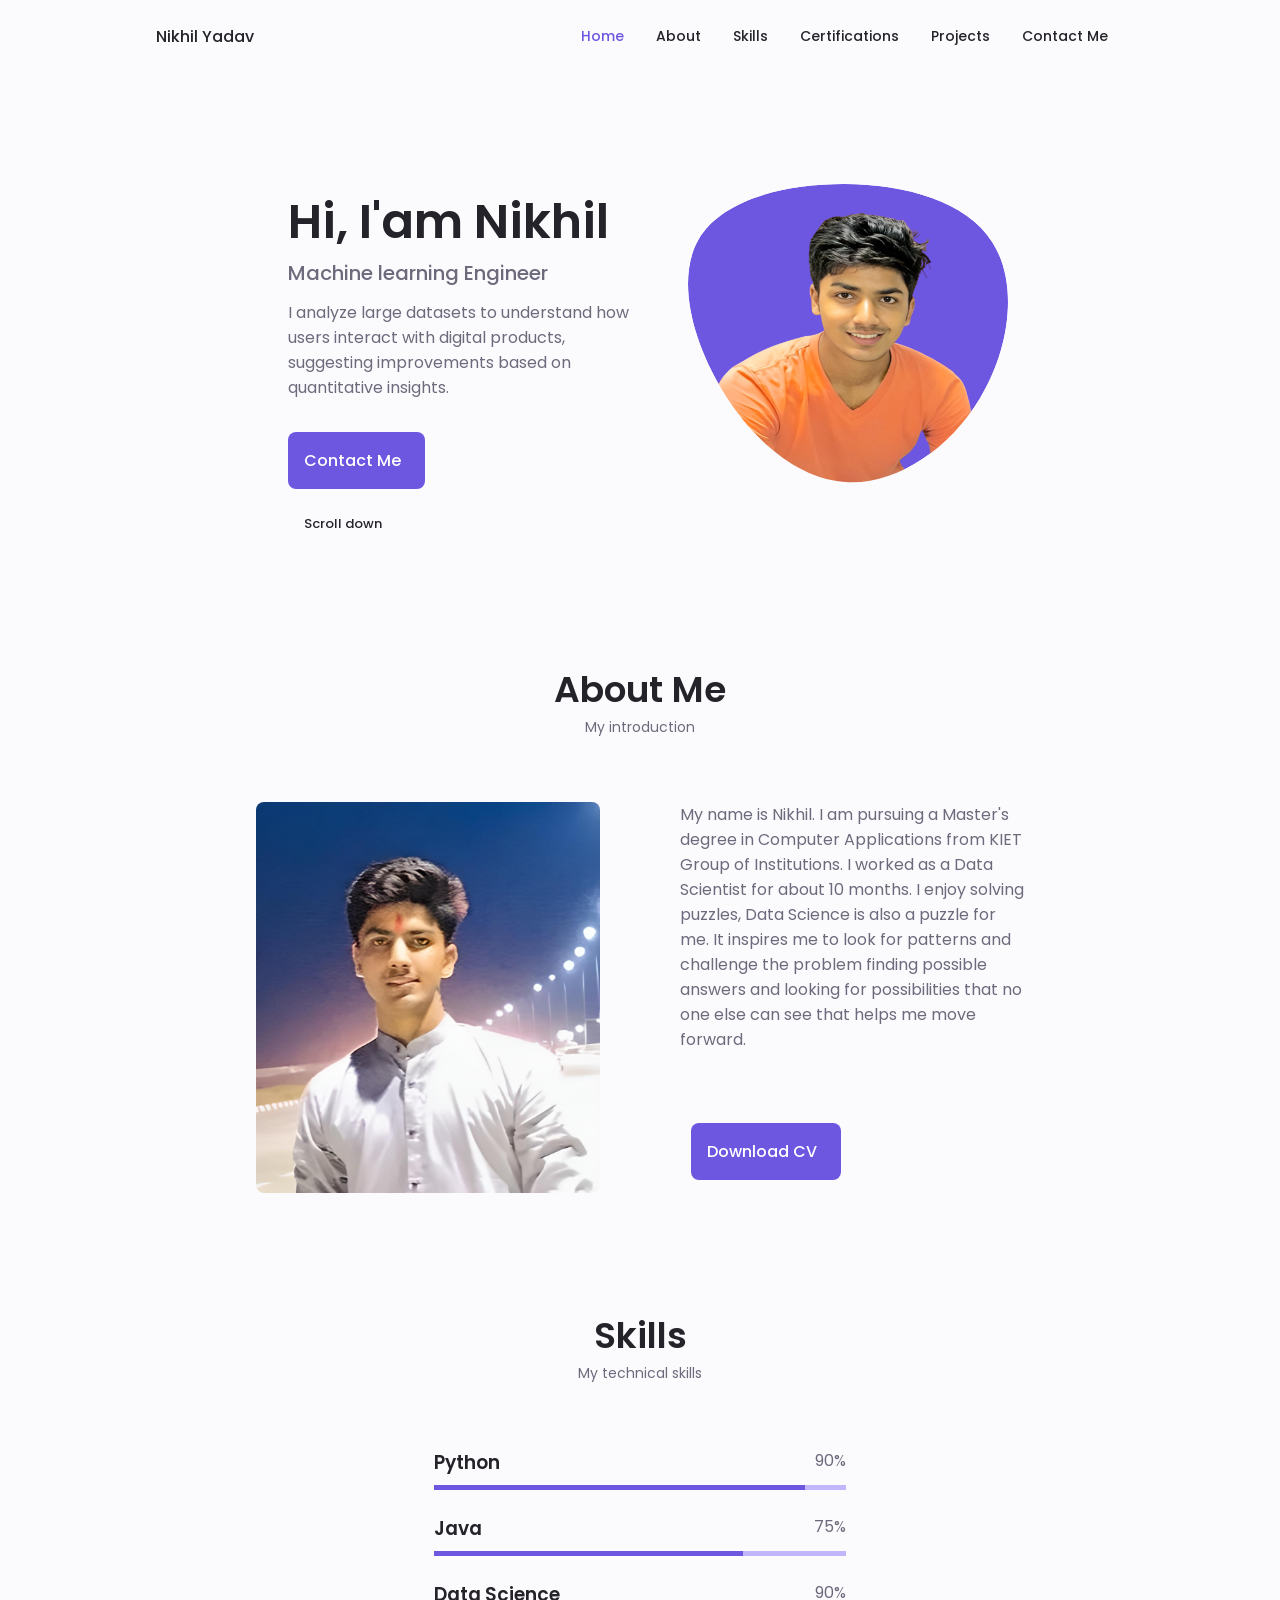
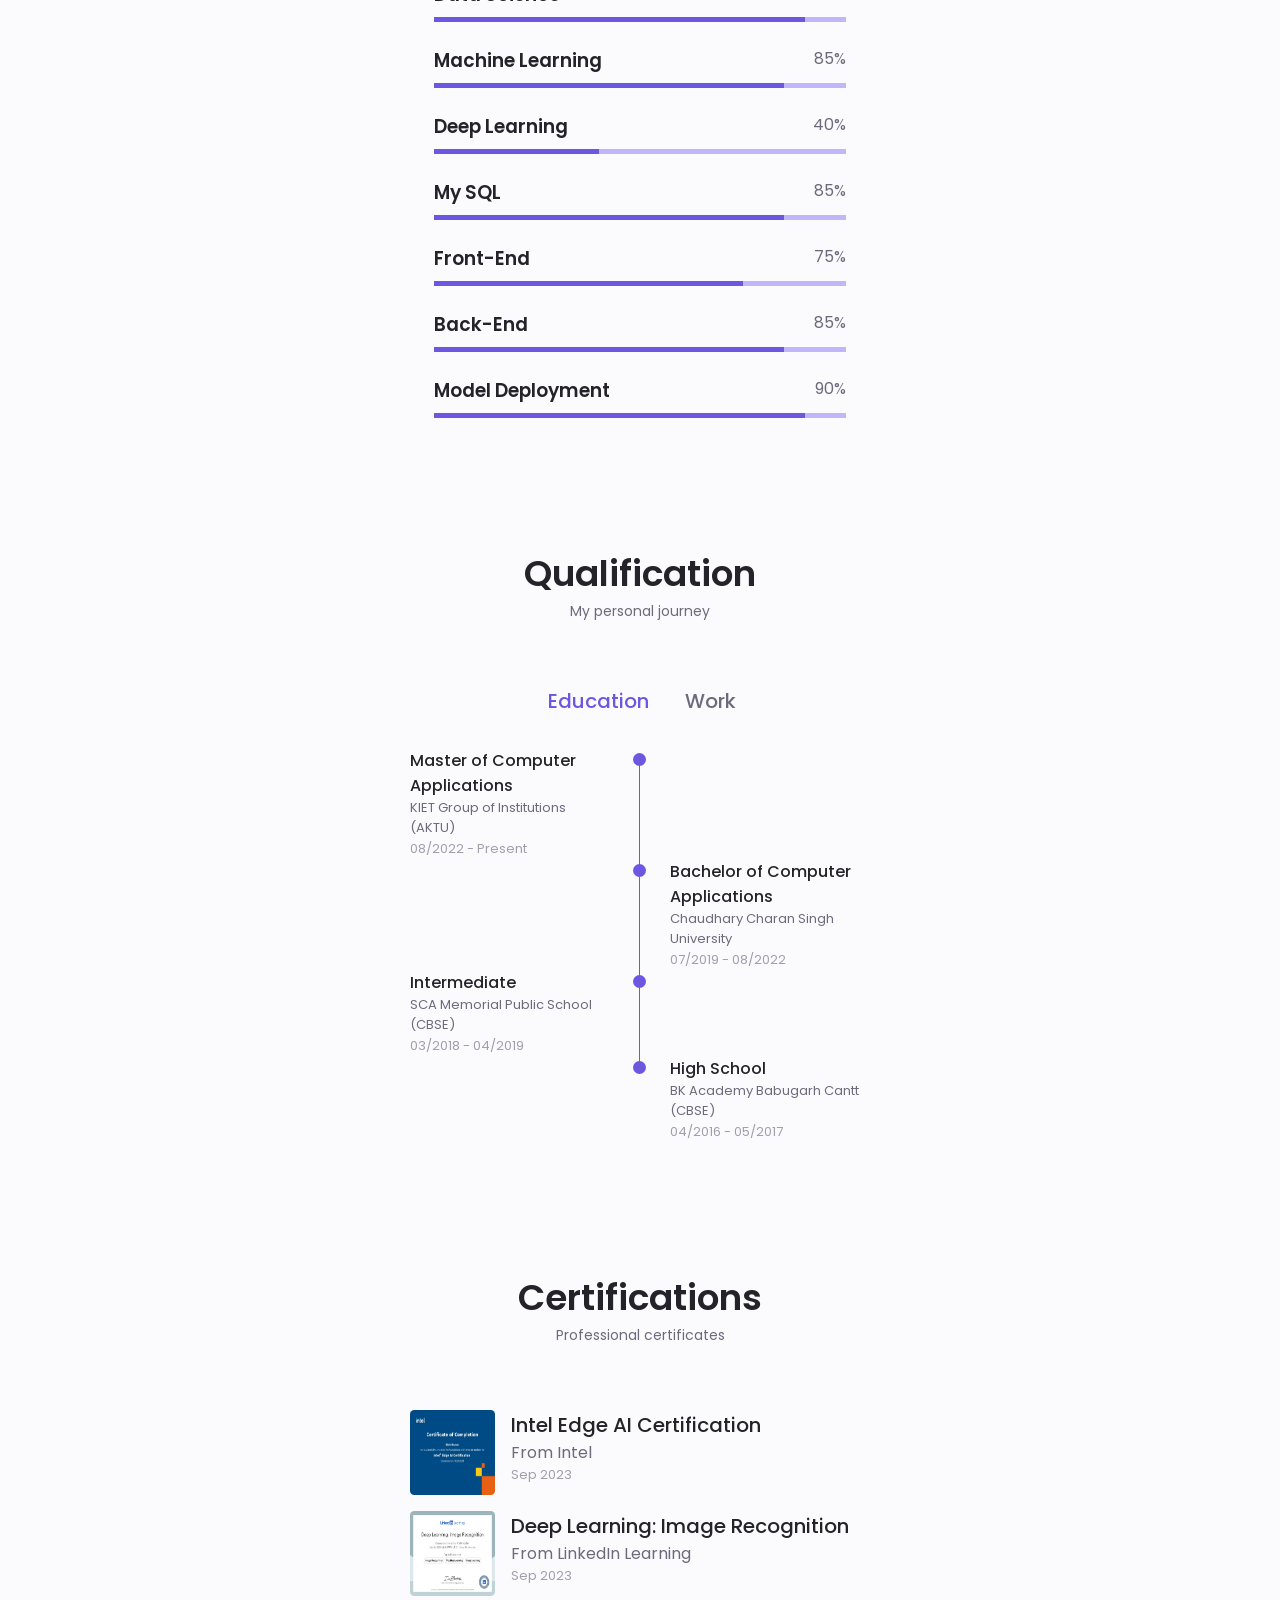
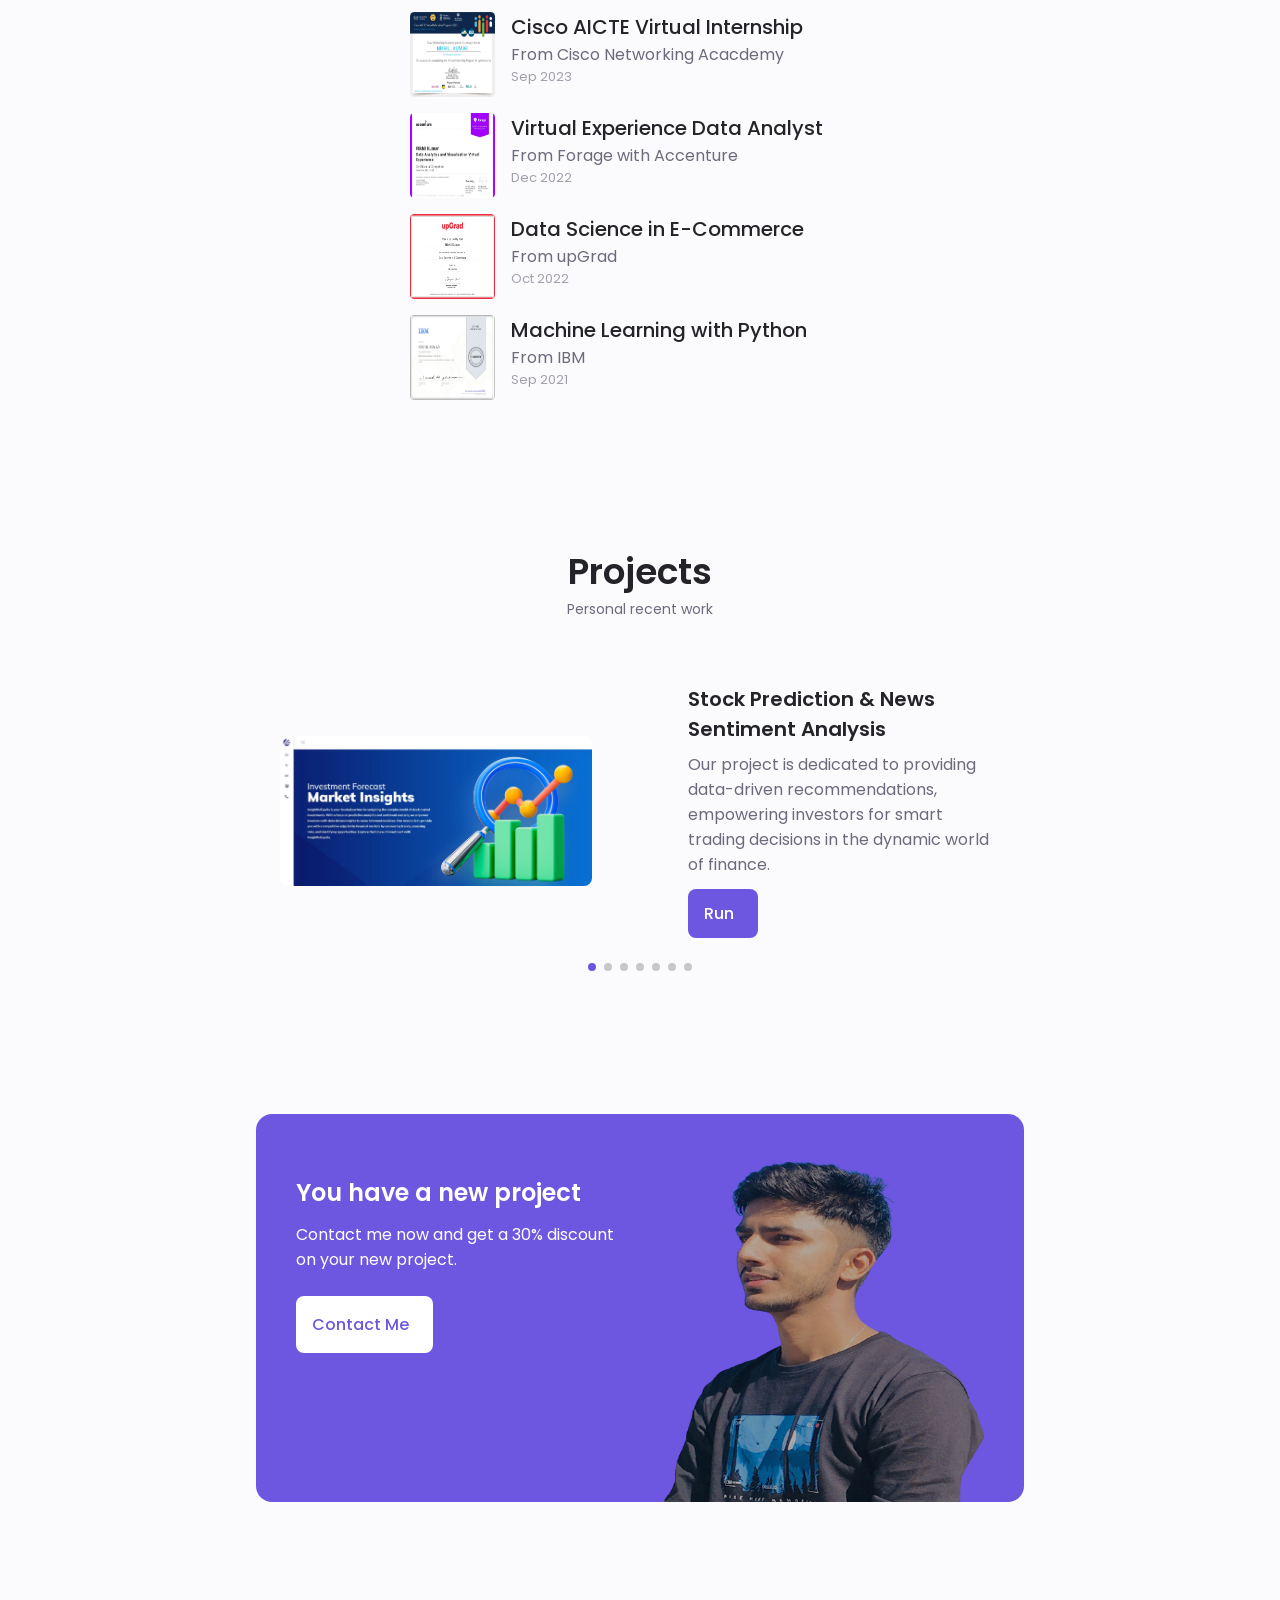
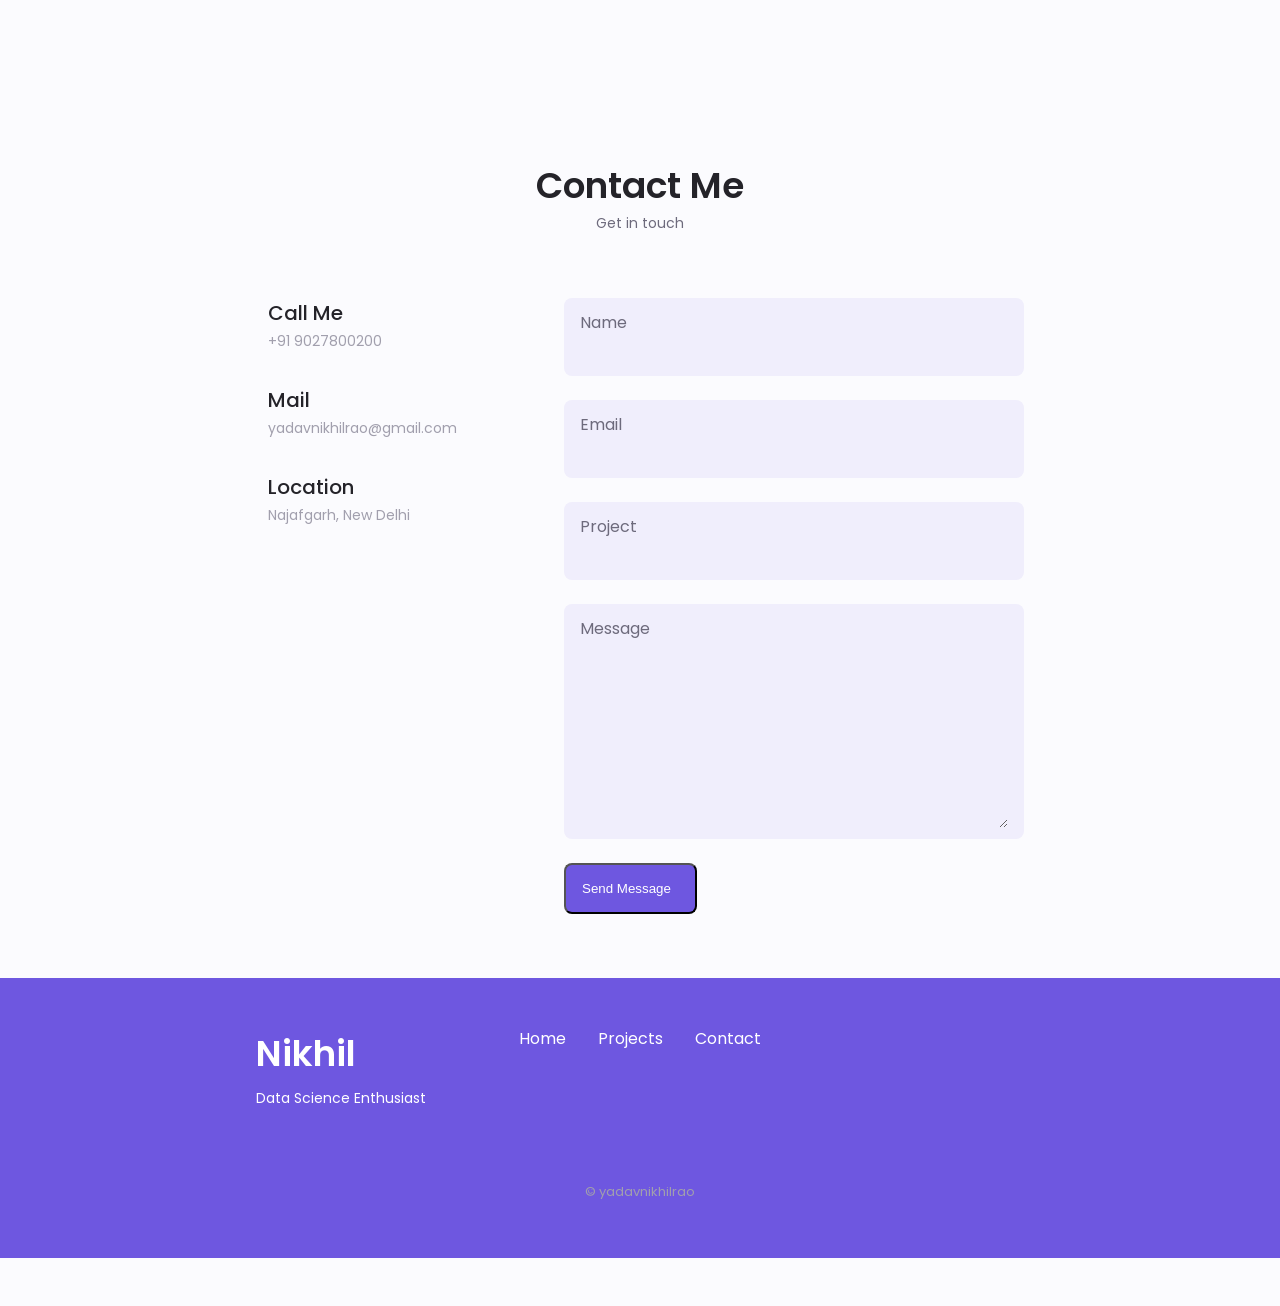
<file: index.html>
<!DOCTYPE html>
    <html lang="en">
    <head>
        <meta charset="UTF-8">
        <meta name="viewport" content="width=device-width, initial-scale=1.0">

        <!--==================== UNICONS ====================-->
        <link rel="stylesheet" href="https://unicons.iconscout.com/release/v4.0.0/css/line.css">
        
        
        <!--==================== SWIPER CSS ====================-->
        <link rel="stylesheet" href="static/css/swiper-bundle.min.css">
        
        <!--==================== CSS ====================-->
        <link rel="stylesheet" href="static/css/styles.css">

        <title>yadavnikhilrao</title>
    </head>
    <body>
        <!--==================== HEADER ====================-->
        <header class="header" id="header">
            <nav class="nav container">
                <a href="#" class="nav_logo">Nikhil Yadav</a>
                <div class="nav_menu" id="nav-menu">
                    <ul class="nav_list grid">

                        <li class="nav_item">
                            <a href="#home" class="nav_link active-link">
                                <i class="uil uil-estate nav_icon"></i>Home
                            </a>
                        </li>

                        <li class="nav_item">
                            <a href="#about" class="nav_link">
                                <i class="uil uil-user nav_icon"></i>About
                            </a>
                        </li>

                        <li class="nav_item">
                            <a href="#skills" class="nav_link">
                                <i class="uil uil-file-alt nav_icon"></i>Skills
                            </a>
                        </li>

                        <li class="nav_item">
                            <a href="#certification" class="nav_link">
                                <i class="uil uil-layer-group nav_icon"></i>Certifications
                            </a>
                        </li>

                        <li class="nav_item">
                            <a href="#portfolio" class="nav_link">
                                <i class="uil uil-robot nav_icon"></i>Projects
                            </a>
                        </li>

                        <li class="nav_item">
                            <a href="#contact" class="nav_link">
                                <i class="uil uil-comment-alt-upload nav_icon"></i>Contact Me
                            </a>
                        </li>

                    </ul>
                    <i class="uil uil-times nav_close" id="nav-close"></i>
                </div>

                <div class="nav_btns">

                    <!-- Theme change button -->
                    <i class="uil uil-moon change-theme" id="theme-button"></i>



                    <div class="nav_toggle" id="nav-toggle">
                        <i class="uil uil-apps"></i>
                    </div>
                </div>
            </nav>
        </header>

        <!--==================== MAIN ====================-->
        <main class="main">
            <!--==================== HOME ====================-->
            <section class="home section" id="home">
                <div class="home_container container grid">
                <div class="home_content grid">
                    <div class="home_social">

                        <a href="https://linkedin.com/in/yadavnikhilrao" target="_blank" class="home_social-icon">
                           <i class="uil uil-linkedin-alt"></i> 
                        </a>

                        <a href="https://github.com/yadavnikhilrao" target="_blank"  class="home_social-icon">
                           <i class="uil uil-github-alt"></i> 
                        </a>

                        <a href="https://instagram.com/yadavnikhilrao" target="_blank"  class="home_social-icon">
                            <i class="uil uil-instagram"></i>
                        </a>

                    </div>

<div class="home_img">                        
<svg class="home_blob" viewBox="0 0 200 187" xmlns="http://www.w3.org/2000/svg" xmlns:xlink="http://www.w3.org/1999/xlink">
    <mask id="mask0" mask-type="alpha">
        <path d="M190.312 36.4879C206.582 62.1187 201.309 102.826 182.328 134.186C163.346 165.547 
        130.807 187.559 100.226 186.353C69.6454 185.297 41.0228 161.023 21.7403 129.362C2.45775 
        97.8511 -7.48481 59.1033 6.67581 34.5279C20.9871 10.1032 59.7028 -0.149132 97.9666 
        0.00163737C136.23 0.303176 174.193 10.857 190.312 36.4879Z"/>
    </mask>
    <g mask="url(#mask0)">
        <path d="M190.312 36.4879C206.582 62.1187 201.309 102.826 182.328 134.186C163.346 
        165.547 130.807 187.559 100.226 186.353C69.6454 185.297 41.0228 161.023 21.7403 
        129.362C2.45775 97.8511 -7.48481 59.1033 6.67581 34.5279C20.9871 10.1032 59.7028 
        -0.149132 97.9666 0.00163737C136.23 0.303176 174.193 10.857 190.312 36.4879Z"/>
        
        <image class="home_blob-img" x='12' y='18' xlink:href="static/images/perfil.png">
    </g>
</svg>
</div>
    
                    <div class="home_data">
                        <h1 class="home_title">Hi, I'am Nikhil</h1>
                        <h3 class="home_subtitle">Machine learning Engineer</h3>
                        <p class="home_description">I analyze large datasets to understand how users interact with digital products, suggesting improvements based on quantitative insights.</p>
                        <a href="#contact" class="button button--flex">
                           Contact Me <i class="uil uil-comment-add button_icon"></i>
                        </a>
                    </div>
                </div>
                    <div class="home_scroll">
                        <a href="#about" class="home_scroll-button button--flex">
                            <i class="uil uil-mouse-alt home_scroll-mouse"></i>
                            <span class="home_scroll-name">Scroll down</span>
                            <i class="uil uil-arrow-down home_scroll-arrow"></i>
                        </a>
                    </div>
                </div>
                </div>

            </section>

            <!--==================== ABOUT ====================-->
            <section class="about section" id="about">
                <h2 class="section_title">About Me</h2>
                <span class="section_subtitle">My introduction</span>
                <div class="about_container container grid">
                    <img src="static/images/about.png" alt="" class="about_img">
                    <div class="about_data">
                        <p class="about_description">
                            My name is Nikhil. I am pursuing a Master's degree in Computer Applications from KIET Group of Institutions.
                            I worked as a Data Scientist for about 10 months. I enjoy solving puzzles, Data Science is also a puzzle for me. It inspires me to look for patterns and challenge the problem finding possible answers and looking for possibilities that no one else can see that helps me move forward.
                        </p>

                    <!--<div class="about_info">
                            <div>
                                <span class="about_info-title">08+</span>
                                <span class="about_info-name">Years</span>
                            </div>

                            <div>
                                <span class="about_info-title">01+</span>
                                <span class="about_info-name">Years <br>experience</span>
                            </div>

                            <div>
                                <span class="about_info-title">04+</span>
                                <span class="about_info-name">Completed<br>Projects</span>
                            </div>

                        -->

                        </div>
                        
                    </div>
                    <div class="about_button">
                            <a download="" href="static/pdf/Nikhil's Resume.pdf" class="button button--flex">
                                Download CV<i class="uil uil-download-alt button_icon"></i>
                            </a>
                        </div>
                </div>
            </section>

            <!--==================== SKILLS ====================-->
            <section class="skills section" id="skills">
                <h2 class="section_title">Skills</h2>
                <span class="section_subtitle">My technical skills</span>
                <div class="skills_container container">
                    <div class="skills_content">
                        <!-- <div class="skills_header">
                                <i class="uil uil-desktop-cloud-alt skills_icon"></i>
                                <div>
                                    <h1 class="skills_title">Technical</h1>
                                </div>
                        </div> -->
                    </div>
                    <div class="skills_list grid ">
                            <div class="skills_data">
                                <div class="skills_titles">
                                    <h3 skills_name>Python</h3>   
                                    <span class="skills_number">90%</span>
                                </div>
                                <div class="skills_bar">
                                    <span class="skills_percentage skills_python"></span>
                                </div>
                            </div>

                            <div class="skills_data">
                                <div class="skills_titles">
                                    <h3 skills_name>Java</h3>   
                                    <span class="skills_number">75%</span>
                                </div>
                                <div class="skills_bar">
                                    <span class="skills_percentage skills_java"></span>
                                </div>
                            </div>

                            <div class="skills_data">
                                <div class="skills_titles">
                                    <h3 skills_name>Data Science</h3>   
                                    <span class="skills_number">90%</span>
                                </div>
                                <div class="skills_bar">
                                    <span class="skills_percentage skills_ds"></span>
                                </div>
                            </div>

                              <div class="skills_data">
                                <div class="skills_titles">
                                    <h3 skills_name>Machine Learning</h3>   
                                    <span class="skills_number">85%</span>
                                </div>
                                <div class="skills_bar">
                                    <span class="skills_percentage skills_ml"></span>
                                </div>
                            </div>


                            <div class="skills_data">
                                <div class="skills_titles">
                                    <h3 skills_name>Deep Learning</h3>   
                                    <span class="skills_number">40%</span>
                                </div>
                                <div class="skills_bar">
                                    <span class="skills_percentage skills_dl"></span>
                                </div>
                            </div>

                            <div class="skills_data">
                                <div class="skills_titles">
                                    <h3 skills_name>My SQL</h3>   
                                    <span class="skills_number">85%</span>
                                </div>
                                <div class="skills_bar">
                                    <span class="skills_percentage skills_sql"></span>
                                </div>
                            </div>



                            <div class="skills_data">
                                <div class="skills_titles">
                                    <h3 skills_name>Front-End</h3>   
                                    <span class="skills_number">75%</span>
                                </div>
                                <div class="skills_bar">
                                    <span class="skills_percentage skills_front"></span>
                                </div>
                            </div>

                            <div class="skills_data">
                                <div class="skills_titles">
                                    <h3 skills_name>Back-End</h3>   
                                    <span class="skills_number">85%</span>
                                </div>
                                <div class="skills_bar">
                                    <span class="skills_percentage skills_back"></span>
                                </div>
                            </div>

                            
                            <div class="skills_data">
                                <div class="skills_titles">
                                    <h3 skills_name>Model Deployment</h3>   
                                    <span class="skills_number">90%</span>
                                </div>
                                <div class="skills_bar">
                                    <span class="skills_percentage skills_md"></span>
                                </div>
                            </div>

                        </div>       
                </div>
            </section>





            <!--==================== QUALIFICATION ====================-->
            <section class="qualification section">
                <h2 class="section_title">Qualification</h2>
                <span class="section_subtitle">My personal journey</span>

                <div class="qualification_container container">
                    <div class="qualification_tabs">

                        <div class="qualification_button button--flex qualification_active" data-target="#education">
                            <i class="uil uil-graduation-cap qualification_icon"></i>Education
                        </div>

                        <div class="qualification_button button--flex" data-target="#work">
                            <i class="uil uil-briefcase-alt qualification_icon"></i>Work
                        </div>

                    </div>
                    

                    <div class="qualification_section">

                        <!--==================== QUALIFICATION CONTENT 1 ====================-->

                        <div class="qualification_content qualification_active" data-content id="education">

                            <!--==================== QUALIFICATION 1 ====================-->
                            <div class="qualification_data">
                                <div>
                                    <h3 class="qualification_title">Master of Computer Applications</h3>
                                    <span class="qualification_subtitle">KIET Group of Institutions (AKTU)</span>
                                    <div class="qualification_calendar">
                                        <i class="uil uil-calendar-alt"></i>08/2022 - Present
                                    </div>
                                </div>

                                <div>
                                    <span class="qualification_rounder"></span>
                                    <span class="qualification_line"></span>
                                </div>
                            </div>

                            <!--==================== QUALIFICATION 2 ====================-->
                            <div class="qualification_data">
                                <div></div>

                                <div>
                                    <span class="qualification_rounder"></span>
                                    <span class="qualification_line"></span>
                                </div>

                                <div>
                                    <h3 class="qualification_title">Bachelor of Computer Applications</h3>
                                    <span class="qualification_subtitle">Chaudhary Charan Singh University</span>

                                    <div class="qualification_calendar">
                                        <i class="uil uil-calendar-alt"></i>07/2019 - 08/2022 
                                    </div>
                                </div>
                            </div>

                            <!--==================== QUALIFICATION 3 ====================-->
                            <div class="qualification_data">
                                <div>
                                    <h3 class="qualification_title">Intermediate</h3>
                                    <span class="qualification_subtitle">SCA Memorial Public School (CBSE)
</span>
                                    <div class="qualification_calendar">
                                        <i class="uil uil-calendar-alt"></i>03/2018 - 04/2019
                                    </div>
                                </div>

                                <div>
                                    <span class="qualification_rounder"></span>
                                    <span class="qualification_line"></span>
                                </div>
                            </div>

                            <!--==================== QUALIFICATION 4 ====================-->
                            <div class="qualification_data">
                                <div></div>

                                <div>
                                    <span class="qualification_rounder"></span>
                                    <!--<span class="qualification_line"></span>-->
                                </div>

                                <div>
                                    <h3 class="qualification_title">High School</h3>
                                    <span class="qualification_subtitle">BK Academy Babugarh Cantt (CBSE)</span>
                                    <div class="qualification_calendar">
                                        <i class="uil uil-calendar-alt"></i>04/2016 - 05/2017
                                    </div>
                                </div>
                            </div>
                        </div>


                        <!--==================== QUALIFICATION CONTENT 2 ====================-->

                        <div class="qualification_content " data-content id="work">

                            <!--==================== QUALIFICATION 1 ====================-->
                            <div class="qualification_data">
                                <div>
                                    <h3 class="qualification_title">Data Science Intern</h3>
                                    <span class="qualification_subtitle">Testrinx Software Solutions Pvt Ltd</span>
                                    <div class="qualification_calendar">
                                        <i class="uil uil-calendar-alt"></i>10/2021 - 08/2022 
                                    </div>
                                </div>

                                <div>
                                    <span class="qualification_rounder"></span>
                                    <span class="qualification_line"></span>
                                </div>
                            </div>

                            <!--==================== QUALIFICATION 2 ====================-->
                            <div class="qualification_data">
                                <div></div>

                                <div>
                                    <span class="qualification_rounder"></span>
                                    <!--<span class="qualification_line"></span>-->
                                </div>

                                <div>
                                    <h3 class="qualification_title">Data Science Trainee</h3>
                                    <span class="qualification_subtitle">4Achievers Training Institute</span>
                                    <div class="qualification_calendar">
                                        <i class="uil uil-calendar-alt"></i>01/2021 - 09/2021
                                    </div>
                                </div>
                            </div>


                        </div>
                    </div>     
                </div>
            </section>

            <!--==================== Certification ====================-->
            <section class="certification section" id="certification">
                <h2 class="section_title">Certifications</h2>
                <span class="section_subtitle">Professional certificates</span>
                <div class="certification_container container">
                    <div>
                        <!--==================== Certificate 3 ====================-->
                        <div class="certification_content">
                            <div class="certification_data">
                                <div class="certification_header">
                                    <img src="static/images/certificate4 (2).jpg" alt="" class="certification_img">

                                    <div>
                                        <h3 class="certification_name">Intel Edge AI Certification</h3>
                                        <span class="certification_from">From Intel</span>
                                        <div class="qualification_calendar">
                                        <i class="uil uil-calendar-alt"></i> Sep 2023

                                    </div>
                                    </div>  
                                </div>     
                            </div>
                        </div>
                        <!--==================== Certificate 3 ====================-->
                        <div class="certification_content">
                            <div class="certification_data">
                                <div class="certification_header">
                                    <img src="static/images/certificate6.jpg" alt="" class="certification_img">

                                    <div>
                                        <h3 class="certification_name">Deep Learning: Image Recognition</h3>
                                        <span class="certification_from">From LinkedIn Learning</span>
                                        <div class="qualification_calendar">
                                        <i class="uil uil-calendar-alt"></i> Sep 2023

                                    </div>
                                    </div>  
                                </div>     
                            </div>
                        </div>
                         <!--==================== Certificate 4 ====================-->
                        <div class="certification_content">
                            <div class="certification_data">
                                <div class="certification_header">
                                    <img src="static/images/certificate3 (2).jpg" alt="" class="certification_img">
                                    
                                    <div>
                                        <h3 class="certification_name">Cisco AICTE Virtual Internship</h3>
                                        <span class="certification_from">From Cisco Networking Acacdemy</span>
                                        <div class="qualification_calendar">
                                        <i class="uil uil-calendar-alt"></i> Sep 2023
                                    </div>
                                    </div>

                                </div> 
                            </div>
                        </div>
                        <!--==================== Certificate 1 ====================-->
                        <div class="certification_content">
                            <div class="certification_data">
                                <div class="certification_header">
                                    <img src="static/images/certificate1.jpg" alt="" class="certification_img">
                                    
                                    <div>
                                        <h3 class="certification_name">Virtual Experience Data Analyst</h3>
                                        <span class="certification_from">From Forage with Accenture</span>

                                        <div class="qualification_calendar">
                                        <i class="uil uil-calendar-alt"></i> Dec 2022
                                        </div>

                                    </div>
                                </div> 
                            </div>
                        </div>

                        <!--==================== Certificate 2 ====================-->
                        <div class="certification_content">
                            <div class="certification_data">
                                <div class="certification_header">
                                    <img src="static/images/certificate2.jpg" alt="" class="certification_img">
                                    
                                    <div>
                                        <h3 class="certification_name">Data Science in E-Commerce</h3>
                                        <span class="certification_from">From upGrad</span>
                                        <div class="qualification_calendar">
                                        <i class="uil uil-calendar-alt"></i> Oct 2022

                                    </div>
                                    </div>
                                </div> 
                                
                            </div>
                        </div>

                        <!--==================== Certificate 5 ====================-->
                        <div class="certification_content">
                            <div class="certification_data">
                                <div class="certification_header">
                                    <img src="static/images/certificate5.jpg" alt="" class="certification_img">
                                    
                                    <div>
                                        <h3 class="certification_name">Machine Learning with Python</h3>
                                        <span class="certification_from">From IBM</span>
                                        <div class="qualification_calendar">
                                        <i class="uil uil-calendar-alt"></i> Sep 2021

                                    </div>
                                    </div>
                                </div> 
                            </div>
                        </div>

                    </div>
                    
                </div>
            </section>


            <!--==================== PROJECTS ====================-->
            <section class="portfolio section" id="portfolio">
                <h2 class="section_title">Projects</h2>
                <span class="section_subtitle">Personal recent work</span>
                <div class="portfolio_container container swiper mySwiper">
                    <div class="swiper-wrapper">

                        <!--==================== PROJECT 1 ====================-->
                        <div class="portfolio_content grid swiper-slide">
                            <img src="static/images/project02.jpg" class="portfolio_img">
                                <div class="portfolio_data">
                                <h3 class="portfolio_title">Stock Prediction & News Sentiment Analysis</h3>
                                <p class="portfolio_description">
                                    Our project is dedicated to providing data-driven recommendations, empowering investors for smart trading decisions in the dynamic world of finance.  
                                </p>
                                <a href="https://insightfulequity.pythonanywhere.com" class="button button--flex button--small portfolio_button">
                                    Run<i class="uil uil-arrow-right button_icon"></i>
                                </a>
                        </div>
                        </div>

                        <!--==================== PROJECT 2 ====================-->
                        <div class="portfolio_content grid swiper-slide">
                            <img src="static/images/project01.jpg" class="portfolio_img">
                                <div class="portfolio_data">
                                <h3 class="portfolio_title">Patient Management System</h3>
                                <p class="portfolio_description">
                                    PMS simplifies appointment scheduling, medical records management, and communication for healthcare providers and administrators. It's a user-friendly solution.  
                                </p>
                                <a href="https://pranikmedicalservices.pythonanywhere.com" class="button button--flex button--small portfolio_button">
                                    Run<i class="uil uil-arrow-right button_icon"></i>
                                </a>
                        </div>
                        </div>

                        <!--==================== PROJECT 2 ====================-->
                        <div class="portfolio_content grid swiper-slide">
                            <img src="static/images/project0.jpg" class="portfolio_img">
                                <div class="portfolio_data">
                                <h3 class="portfolio_title">The Ultimate Movies Recommendation System V-2</h3>
                                <p class="portfolio_description">
                                    The system enhances movie-watching experiences through personalized recommendations and comprehensive movie information, including trailers and ratings.
                                </p>
                                <a href="http://pranik.pythonanywhere.com" class="button button--flex button--small portfolio_button">
                                    Run<i class="uil uil-arrow-right button_icon"></i>
                                </a>
                        </div>
                        </div>

                        <!--==================== PROJECT 3 ====================-->
                        <div class="portfolio_content grid swiper-slide">
                            <img src="static/images/project8.jpg" class="portfolio_img">
                                <div class="portfolio_data">
                                <h3 class="portfolio_title">ITLearnix Training Institute</h3>
                                <p class="portfolio_description">
                                    Empowering Minds through Comprehensive Technical Training and Professional Development Programs for Higher Secondary Students and Professionals.

                                    
                                </p>
                                <a href="http://itlearnix.pythonanywhere.com" class="button button--flex button--small portfolio_button">
                                    Run<i class="uil uil-arrow-right button_icon"></i>
                                </a>
                        </div>
                        </div>
                    

                        <!--==================== PROJECT 4 ====================-->
                        <div class="portfolio_content grid swiper-slide">
                            <img src="static/images/project2.jpg" class="portfolio_img">
                                <div class="portfolio_data">
                                <h3 class="portfolio_title">Healthcare prediction Breast Cancer Patient</h3>
                                <p class="portfolio_description">
                                    Compared different machine learning techniques across different performance measures. Achieved an accuracy of 98.2%.
                                    
                                </p>
                                <a href="http://yadavnikhilrao.pythonanywhere.com" class="button button--flex button--small portfolio_button">
                                    Run<i class="uil uil-arrow-right button_icon"></i>
                                </a>
                        </div>
                        </div>
                        <!--==================== PROJECT 5 ====================-->
                        <div class="portfolio_content grid swiper-slide">
                            <img src="static/images/project1.jpg" class="portfolio_img">
                            <div class="portfolio_data">
                                <h3 class="portfolio_title">Movie Recommendation System V-1</h3>
                                <p class="portfolio_description">
                                     The Movie Database: TMDB.
                                    Collaborative filtering: genre, cast, crew.
                                    All the models are implemented in Python using pandas, sklearn and flask.
                                </p>
                                <a href="http://nikhilrao.pythonanywhere.com/" class="button button--flex button--small portfolio_button">
                                    Run<i class="uil uil-arrow-right button_icon"></i>
                                </a>
                            </div>
                        </div>

                        <!--==================== PROJECT 6 ====================-->
                        <div class="portfolio_content grid swiper-slide">
                            <img src="static/images/project3.jpg" class="portfolio_img">
                            <div class="portfolio_data">
                                <h3 class="portfolio_title">Linktree Clone</h3>
                                <p class="portfolio_description">
                                    Simple site to group all my profiles on social networks in one place. A free Linktree alternative.
                                </p>
                                <a href="https://yadavnikhilrao.github.io/links/" class="button button--flex button--small portfolio_button">
                                    Run<i class="uil uil-arrow-right button_icon"></i>
                                </a>
                            </div>
                            
                        </div>                        
                    </div>
                    <div class="swiper-button-next">
                        <i class="uil uil-angle-right swiper-portfolio-icon"></i>
                    </div>
                    <div class="swiper-button-prev">
                        <i class="uil uil-angle-left swiper-portfolio-icon"></i>
                    </div>
                    <div class="swiper-pagination"></div>
                </div> 
            </section>



            <!--==================== PROJECT IN MIND ====================-->
            <section class="project section">
                <div class="project_bg">
                    <div class="project_container container grid">
                        <div class="project_data">
                            <h2 class="project_title">You have a new project</h2>
                            <p class="project_description">Contact me now and get a 30% discount on your new project.</p>
                            <a href="#contact" class="button button--flex button--white">
                            Contact Me<i class="uil uil-message project_icon button_icon"></i>
                            </a>
                        </div>
                        <img class="idea_img" src="static/images/project.png">
                    </div>
                    
                </div>

            </section>

            <!--==================== TESTIMONIAL ====================-->
            <section class="testimonial section">
                
            </section>

            <!--==================== CONTACT ME ====================-->
            <section class="contact section" id="contact">
                <h2 class="section_title">Contact Me</h2>
                <span class="section_subtitle">Get in touch</span>
                <div class="contact_container container grid">
                   <div>
                       <div class="contact_information">
                         <i class="uil uil-mobile-android contact_icon"></i>  
                         <div>
                             <h3 class="contact_title">Call Me</h3>
                             <span class="contact_subtitle">+91 9027800200</span>
                         </div>
                       </div>

                       <div class="contact_information">
                         <i class="uil uil-envelope contact_icon"></i> 
                         <div>
                             <h3 class="contact_title">Mail</h3>
                             <span class="contact_subtitle">yadavnikhilrao@gmail.com</span>
                         </div>
                       </div>

                       <div class="contact_information">
                         <i class="uil uil-map contact_icon"></i>  
                         <div>
                             <h3 class="contact_title">Location</h3>
                             <span class="contact_subtitle">Najafgarh, New Delhi</span>
                         </div>
                       </div>

                   </div>

                   <form action="https://formsubmit.co/yadavnikhilrao@gmail.com" method="POST"class="contact_form grid">
                       <div class="contact_content">
                           <label for="" class="contact_input">Name</label>
                           <input type="text" class="contact_input" name="name">
                       </div>

                       <div class="contact_content">
                           <label for="" class="contact_input">Email</label>
                           <input type="email" class="contact_input" name="email">
                       </div>

                       <div class="contact_content">
                           <label for="" class="contact_input">Project</label>
                           <input type="text" class="contact_input" name="project">
                       </div>

                       <div class="contact_content">
                           <label for="" class="contact_input">Message</label>
                           <textarea name="message" id="" cols="0" rows="7" class="contact_input"></textarea>
                       </div>

                       <div>
                            <button type="submit" class="button button--flex">
                                 Send Message<i class="uil uil-message button_icon"></i>
                            </button>
                        </div>


                   </form> 
                </div>

            </section>
        </main>

        <!--==================== FOOTER ====================-->
        <footer class="footer">
         <div class="footer_bg">
             <div class="footer_container container grid">
                <div>
                    <h1 class="footer_title">Nikhil</h1>
                    <span class="footer_subtitle">Data Science Enthusiast</span>
                </div>
                    <ul class="footer_links">
                        <li>
                            <a href="#home" class="footer_link">Home</a>
                        </li>
                        <li>
                            <a href="#project" class="footer_link">Projects</a>
                        </li>
                        <li>
                            <a href="#contact" class="footer_link">Contact</a>
                        </li>
                    </ul>

                    <div class="footer_social">
                        <a href="https://www.facebook.com/yadavnikhilrao" target="_blank" class="footer_social">
                            <i class="uil uil-facebook-f"></i>
                        </a>

                        <a href="https://instagram.com/yadavnikhilrao" target="_blank" class="footer_social">
                            <i class="uil uil-instagram"></i>
                        </a>

                        <a href="https://twitter.com/yadavnikhilrao" target="_blank" class="footer_social">
                            <i class="uil uil-twitter-alt"></i>
                        </a>

                    </div>
                 
             </div>

             <p class="footer_copy">&#169; yadavnikhilrao</p>
         </div>

        </footer>
        
        <!--==================== SCROLL TOP ====================-->
        

        <!--==================== SWIPER JS ====================-->
        <script type="text/javascript" src="static/js/swiper-bundle.min.js"></script>

        <!--==================== MAIN JS ====================-->
        <script type="text/javascript" src="static/js/main.js"></script>
    </body>
</html>
</file>
<file: static/css/styles.css>
/*==================== GOOGLE FONTS ====================*/
@import url('https://fonts.googleapis.com/css2?family=Poppins:wght@400;500;600&display=swap');
/*==================== VARIABLES CSS ====================*/
:root {
    --header-height: 3rem;

    /*========== Colors ==========*/
    /* Change favorite color */
    --hue-color: 250; /*Purple 250 - Green 142 - Blue 230 - Pink 340*/

    /* HSL color mode */
    --first-color: hsl(var(--hue-color), 69%, 61%);
    --first-color-second: hsl(var(--hue-color), 69%, 61%);
    --first-color-alt: hsl(var(--hue-color), 57%, 53%);
    --first-color-lighter: hsl(var(--hue-color), 92%, 85%);
    --title-color: hsl(var(--hue-color), 8%, 15%);
    --text-color: hsl(var(--hue-color), 8%, 45%);
    --text-color-light: hsl(var(--hue-color), 8%, 65%);
    --input-color: hsl(var(--hue-color), 70%, 96%);
    --body-color: hsl(var(--hue-color), 60%, 99%);
    --container-color: #fff;
    --scroll-bar-color: hsl(var(--hue-color), 12%, 90%);
    --scroll-thumb-color: hsl(var(--hue-color), 12%, 80%);

    /*========== Font and typography ==========*/
    --body-font: 'Poppins', sans-serif;

    /* .5rem = 8px, 1rem = 16px, 1.5rem = 24px ... */
    --big-font-size: 2rem;
    --h1-font-size: 1.5rem;
    --h2-font-size: 1.25rem;
    --h3-font-size: 1.125rem;
    --normal-font-size: .938rem;
    --small-font-size: .813rem;
    --smaller-font-size: .75rem;

    /*========== Font weight ==========*/
    --font-medium: 500;
    --font-semi-bold: 600;

    /*========== Margenes Bottom ==========*/
    /* .25rem = 4px, .5rem = 8px, .75rem = 12px ... */
    --mb-0-25: .25rem;
    --mb-0-5: .5rem;
    --mb-0-75: .75rem;
    --mb-1: 1rem;
    --mb-1-5: 1.5rem;
    --mb-2: 2rem;
    --mb-2-5: 2.5rem;
    --mb-3: 3rem;

    /*========== z index ==========*/
    --z-tooltip: 10;
    --z-fixed: 100;
    --z-modal: 1000;
}

/* Font size for large devices */
@media screen and (min-width: 968px) {
    :root {
        --big-font-size: 3rem;
        --h1-font-size: 2.25rem;
        --h2-font-size: 1.5rem;
        --h3-font-size: 1.25rem;
        --normal-font-size: 1rem;
        --small-font-size: .875rem;
        --smaller-font-size: .813rem;
    }
}

/*========== Variables Dark theme ==========*/
body.dark-theme {
  /* HSL color mode */
    --first-color-second: hsl(var(--hue-color), 30%, 8%);
    --title-color: hsl(var(--hue-color), 8%, 95%);
    --text-color: hsl(var(--hue-color), 8%, 75%);
    --input-color: hsl(var(--hue-color), 29%, 16%);
    --body-color: hsl(var(--hue-color), 28%, 12%);
    --container-color: hsl(var(--hue-color), 29%, 16%);
    --scroll-bar-color:hsl(var(--hue-color),12%, 48%);
    --scroll-thumb-color: hsl(var(--hue-color),12%, 36%);
}



.idea_img {
  filter: brightness(70%);
}


/*========== Button Dark/Light ==========*/
.nav_btns {
  display: flex;
  align-items: center;
}

.change-theme {
  font-size: 1.25rem;
  color: var(--title-color);
  margin-right: var(--mb-1);
  cursor: pointer;
}

.change-theme:hover {
  color: var(--first-color);
}



/*==================== BASE ====================*/
* {
  box-sizing: border-box;
  padding: 0;
  margin: 0;
}

html {
  scroll-behavior: smooth;
}

body {
  margin: 0 0 var(--header-height) 0;
  font-family: var(--body-font);
  font-size: var(--normal-font-size);
  background-color: var(--body-color);
  color: var(--text-color);
}

h1, h2, h3, h4 {
  color: var(--title-color);
  font-weight: var(--font-semi-bold);
}

ul {
  list-style: none;
}

a {
  text-decoration: none;
}

img {
  max-width: 100%;
  height: auto;
}

/*==================== REUSABLE CSS CLASSES ====================*/
.section {
  padding: 2rem 0 4rem;
}

.section_title {
  font-size: var(--h1-font-size);
  color: var(--title-color);
}

.section_subtitle {
  display: block;
  font-size: var(--small-font-size);
  margin-bottom: var(--mb-3);
}

.section_title, 
.section_subtitle {
  text-align: center;
}

/*==================== LAYOUT ====================*/
.container {
  max-width: 768px;
  margin-left: var(--mb-1-5);
  margin-right: var(--mb-1-5);
}

.grid {
  display: grid;
  gap: 1.5rem;
}

.header {
  width: 100%;
  position: fixed;
  bottom: 0;
  left: 0;
  z-index: var(--z-fixed);
  background-color: var(--body-color);
}

/*==================== NAV ====================*/
.nav {
  max-width: 968px;
  height: var(--header-height);
  display: flex;
  justify-content: space-between;
  align-items: center;
}

.nav_logo,
.nav_toggle {
  color: var(--title-color);
  font-weight: var(--font-medium);
}

.nav_logo:hover {
  color: var(--first-color);
}

.nav_toggle {
  font-size: 1.1rem;
  cursor: pointer;
}

.nav_toggle:hover {
  color: var(--first-color);
}

@media screen and (max-width: 767px) {
  .nav_menu {
    position: fixed;
    bottom: -100%;
    left: 0;
    width: 100%;
    background-color: var(--body-color);
    padding: 2rem 1.5rem 4rem;
    box-shadow: 0 -1px 4px rgba(0, 0, 0, 1.15);
    border-radius: 1.5rem 1.5rem 0 0;
    transition: .3s;
  }
}

.nav_list {
  grid-template-columns: repeat(3, 1fr);
  gap: 2rem;
}

.nav_link {
  display: flex;
  flex-direction: column;
  align-items: center;
  font-size: var(--small-font-size);
  color: var(--title-color);
  font-weight: var(--font-medium);
}

.nav_link:hover {
  color: var(--first-color);
}

.nav_icon {
  font-size: 1.2rem;
}

.nav_close {
  position: absolute;
  right: 1.3rem;
  bottom: .5rem;
  font-size: 1.5rem;
  cursor: pointer;
  color: var(--first-color);
}

.nav_close:hover {
  color: var(--first-color-alt);
}


/* show menu */
.show-menu {
  bottom: 0;
}



/* Active link */
.active-link {
  color: var(--first-color);
}


/* Change background header */
.scroll-header {
  box-shadow: 0 -1px 4px rgba(0,0,0,.15);
}



/*==================== HOME ====================*/
.home_container {
  gap: 1rem;
}

.home_content {
  grid-template-columns: .5fr 3fr;
  padding-top: 3.5rem;
  align-items: center;
}

.home_social {
  display: grid;
  grid-template-columns: max-content;
  row-gap: 1rem;
}

.home_social-icon {
  font-size: 1.25rem;
  color: var(--first-color);
}

.home_social-icon:hover {
  color: var(--first-color-alt);

}

.home_blob {
  width: 200px;
  fill: var(--first-color);
}

.home_blob-img {
  width: 170px;
}

.home_data {
  grid-column: 1/3;
}

.home_title {
  font-size: var(--big-font-size);
}

.home_subtitle {
  font-size: var(--h3-font-size);
  color: var(--test-color);
  font-weight: var(--font-medium);
  margin-bottom: var(--mb-0-75);
}

.home_description {
  margin-bottom: var(--mb-2);
}

/* Scroll button hide by uncomment home_scroll */
.home_scroll {
  display: none;
}

.home_scroll-button {
  color: var(--first-color);
  transition: .3s;
}

.home_scroll-button:hover{
  transform: translateY(0.25rem);
}

.home_scroll-mouse {
  font-size: 2rem;
}

.home_scroll-name {
  font-size: var(--smaller-font-size);
  color: var(--title-color);
  font-weight: var(--font-medium);
  margin-right: var(--mb-0-25);
}

.home_scroll-arrow {
  font-size: 1.25rem;
}




/*==================== BUTTONS ====================*/
.button {
  display: inline-block;
  background-color: var(--first-color);
  color: #FFF;
  padding: 1rem;
  border-radius: .5rem;
  font-weight: var(--font-medium);
}

.button:hover {
  background-color: var(--first-color-alt);
}

.button_icon {
  font-size: 1.25rem;
  margin-left: var(--mb-0-5);
  transition: .3s;
}

.button--white {
  background-color: #FFF;
  color: var(--first-color);
}

.button--white:hover {
  background-color: #FFF;
}


.button--flex {
  display: inline-flex;
  align-items: center;
}

.button--small {
  padding: .75rem 1rem;
}

.button--link {
  padding: 0;
  background-color: transparent;
  color: var(--first-color);
}

.about_button {
  display: flex;
  justify-content: center;
  
}


/*==================== ABOUT ====================*/
.about_img {
  width: 200px;
  border-radius: .5rem;
  justify-self: center;
  align-self: center;
}

.about_description,
.about_ {
  text-align: center;
  margin-bottom: var(--mb-2-5);
}

.about_info {
  display: flex;
  justify-content: space-evenly;
  margin-bottom: var(--mb-2-5);
}

.about_info-name {
  font-size: var(--smaller-font-size);
}

.about_info-title {
  font-size: var(--h2-font-size);
  font-weight: var(--font-semi-bold);
  color: var(--title-color);
}

.about_info-title,
.about_info-name {
  display: block;
  text-align: center;
}


/*==================== SKILLS ====================*/
.skills_container {
  row-gap: 0px;
}

.skills_header {
  display: flex;
  align-items: center;
  margin-bottom: var(--mb-2-5);
  cursor: pointer;
}

.skills_icon {
  font-size: 2rem;
  color: var(--first-color);
  margin-right: var(--mb-0-75);
}

.skills_title {
  font-size: var(--h3-font-size);

}

.skills_subtitle {
  font-size: var(--small-font-size);
}

.skills_titles {
  display: flex;
  justify-content: space-between;
  margin-bottom: var(--mb-0-5);
}

.skills_list {
  padding: 0 1.5rem
}

.skills_name {
  font-size: var(--normal-font-size);
  font-weight: var(--font-medium);
}

.skills_bar,
.skills_percentage {
  height: 5px;
  background-color: var(--first-color-lighter);
}

.skills_percentage{
  display: block;
  background-color: var(--first-color);
}

.skills_python {
  width: 90%;
}
.skills_java {
  width: 75%;
}
.skills_ds {
  width: 90%;
}
.skills_ml {
  width: 85%;
}
.skills_dl {
  width: 40%;
}
.skills_sql {
  width: 85%;
}
.skills_front {
  width: 75%;
}
.skills_back {
  width: 85%;
}
.skills_md {
  width: 90%;
}

/*==================== QUALIFICATION ====================*/
.qualification_tabs {
  display: flex;
  justify-content: space-evenly;
  margin-bottom: var(--mb-2);
}

.qualification_button {
  font-size: var(--h3-font-size);
  font-weight: var(--font-medium);
  cursor: pointer;
}

.qualification_button:hover {
  color: var(--first-color);
}

.qualification_icon {
  font-size: 1.8rem;
  margin-right: var(--mb-0-25);
}

.qualification_data {
  display: grid;
  grid-template-columns: 1fr max-content 1fr;
  column-gap: 1.5rem;
}

.qualification_title {
  font-size: var(--normal-font-size);
  font-weight: var(--font-medium);

}

.qualification_subtitle {
  display: inline-block;
  font-size: var(--smaller-font-size);
  

}

.qualification_calendar {
  font-size: var(--smaller-font-size);
  color: var(--text-color-light); 
}

.qualification_rounder {
  display: inline-block;
  width: 13px;
  height: 13px;
  background-color: var(--first-color);
  border-radius: 50%;
}

.qualification_line {
  display: block;
  width: 1px;
  height: 100%;
  background-color: var(--first-color);
  transform: translate(6px, -7px);
}

.qualification [data-content] {
  display: none;
}

.qualification_active[data-content] {
  display: block;
}

.qualification_button.qualification_active {
  color: var(--first-color);
}


/*==================== CERTIFICATION ====================*/
.certification_data,
.certification_header {
  display: flex;
}

.certification_data {
  justify-content: space-between;
  margin-bottom: var(--mb-1);
}

.certification_img {
  width: 85px;
  height: 85px;
  border-radius: 5%;
  margin: auto;
  margin-right: var(--mb-1);
}

.certification_name {
  font-size: var(--h3-font-size);
  font-weight: var(--font-medium);
}

.certification_client {
  font-size: var(--small-font-size);
  color: var(--text-color-light);
}

.certification_description {
  margin-bottom: var(--mb-2-5);
}



/* Active Modal */


/*==================== PROJRCTS ====================*/
.portfolio_container {
  overflow: initial;
}

.portfolio_content {
  padding: 0 1.5rem;
}

.portfolio_img {
  width: 265px;
  border-radius: .5rem;
  justify-self: center;
}

.portfolio_title {
  font-size: var(--h3-font-size);
  margin-bottom: var(--mb-0-5);
}

.portfolio_description {
  margin-bottom: var(--mb-0-75);
}

.portfolio_button:hover .button_icon{
  transform: translateX(.25rem);
}

.swiper-button-prev::after,
.swiper-button-next::after {
  content: '';
}

.swiper-portfolio-icon {
  font-size: 2rem;
  color: var(--first-color);
}

.swiper-button-prev {
  left: -.5rem;
}

.swiper-button-next {
  right: -.5rem;
}

.mySwiper > .swiper-pagination-bullets {
  bottom: -2.5rem;
}

.swiper-pagination-bullet-active {
  background-color: var(--first-color);
}

.swiper-button-prev,
.swiper-button-next,
.swiper-pagination-bullet {
  outline: none;
}



/*==================== PROJECT IN MIND ====================*/
.project {
  text-align: center;
}

.project_bg {
  background-color: var(--first-color-second);
  padding-top: 3rem;
}

.project_title {
  font-size: var(--h2-font-size);
  margin-bottom: var(--mb-0-75);
}

.project_description {
  margin-bottom: var(--mb-1-5);
}

.project_title,
.project_description {
  color: #FFF;
}

.project_img {
  width: 232px;
  justify-self: center;
}


/*==================== TESTIMONIAL ====================*/


/*==================== CONTACT ME ====================*/
.contact_container {
  row-gap: 3rem;
}

.contact_information {
  display: flex;
  margin-bottom: var(--mb-2);
}

.contact_icon {
  font-size: 2rem;
  color: var(--first-color);
  margin-right: var(--mb-0-75); 
}

.contact_title {
  font-size: var(--h3-font-size);
  font-weight: var(--font-medium);
}

.contact_subtitle {
  font-size: var(--small-font-size);
  color: var(--text-color-light); 

}

.contact_content {
  background-color: var(--input-color);
  border-radius: .5rem;
  padding: .75rem 1rem .25rem;
}

.contact_label {
  font-size: var(--smaller-font-size);
  color: var(--title-color);
}

.contact_input {
  width: 100%;
  background-color: var(--input-color);
  color: var(--text-color);
  font-family: var(--body-font);
  font-size: var(--normal-font-size);
  border: none;
  outline: none;
  padding: .25rem .5rem .5rem 0;
}



/*==================== FOOTER ====================*/
.footer {
  padding-top: 2rem;
}

.footer_container {
  row-gap: 3.5rem;
}

.footer_bg {
  background-color: var(--first-color-second);
  padding: 2rem 0 3rem;
}

.footer_title {
  font-size: var(--h1-font-size);
  margin-bottom: var(--mb-0-25);
}

.footer_subtitle {
  font-size: var(--small-font-size);
}

.footer_links {
  display: flex;
  flex-direction: column;
  row-gap: 1.5rem;
}

.footer_link:hover {
  color: var(--first-color-lighter);
}

.footer_social{
  font-size: 1.25rem;
  margin-right: var(--mb-1-5);
}

.footer_social:hover {
  color: var(--first-color-lighter);
}

.footer_copy {
  font-size: var(--smaller-font-size);
  text-align: center;
  color: var(--text-color-light);
  margin-top: var(--mb-3);
}

.footer_title,
.footer_subtitle,
.footer_link,
.footer_social {
  color: #FFF;
}



/*========== SCROLL UP ==========*/

/* Show scroll */
::-webkit-scrollbar{
  width: .60rem;
  background-color: var(--scroll-bar-color);
  border-radius: .5rem;
}

::-webkit-scrollbar-thumb{
  background-color: var(--scroll-thumb-color);
  border-radius: .5rem;
}

::-webkit-scrollbar-thumb:hover {
  background-color: var(--text-color-light);
}


/*========== SCROLL BAR ==========*/

/*==================== MEDIA QUERIES ====================*/
/* For small devices */
@media screen and (max-width:350px) {
  .container {
    margin-left: var(--mb-1);
    margin-right: var(--mb-1);
  }

  .nav_menu {
    padding: 2rem .25rem 4rem;
  }

  .nav_menu_list {
    column-gap: 0;
  }

  .home_content {
    grid-template-columns: .25fr 3fr;
  }

  .home_blob {
    width: 180px;
  }

  .skills_title {
    font-size: var(--normal-font-size);
  }

  .qualification_data,
  .certification_container {
    gap: .5rem;
  }

}

/* For medium devices */
@media screen and (min-width: 568px) {
  .home_content {
    grid-template-columns: max-content 1fr 1fr;
  }

  .home_data {
    grid-column: initial;
  }  

  .home_img {
    order: 1;
    justify-self: center;
  }

  .about_description {
    text-align: initial;
  }

  .about_container,
  .portfolio_content,
  .project_container,
  .contact_container,
  .footer_container {
    grid-template-columns: repeat(2, 1fr);
  }

  .qualification_container,
  .skills_container,
  .certification_container {
    display: grid;
    grid-template-columns: .6fr;
    justify-content: center;
  }

  }




  @media screen and (min-width: 768px) {
    .container {
      margin-left: auto;
      margin-right: auto;
    }

    .body {
      margin: 0;
    }

    .section {
      padding: 6rem 0 2rem;
    }

    .section_subtitle {
      margin-bottom: 4rem;
    }

    .header {
      top: 0;
      bottom: initial;
    }

    .header,
    .main,
    .footer_container {
      padding: 0rem;
    }

    .nav {
      height: calc(var(--header-height) + 1.5rem);
      column-gap: 1rem;
    }

    .nav_icon,
    .nav_close,
    .nav_toggle {
      display: none;
    }

    .nav_list {
      display: flex;
      column-gap: 2rem;
    }

    .nav_menu {
      margin-left: auto;
    }

    .change-theme {
      margin: 0;
    }

    .home_content {
      row-gap: 5rem;
    }

    .home_content {
      padding-top: 5.5rem;
      column-gap: 2rem;
    }

    .home_blob {
      width: 270px;
    }

    .home_scroll {
      display: block;
    }

    .home_scroll-button {
      margin-left: 3rem;
    }

    .about_container {

      column-gap: 5rem;
    }

    .about_img {
      width: 350px;
    }

    .about_description {
      text-align: initial;
    }

    .about_info {
      justify-content: space-between;
    }

    .about_button {
      margin-top: 35px;
      display: flex;
      justify-content: initial;
      margin-left: 54%;
      margin-top: -70px; 
    }

/*    .about_button {
      justify-content: initial;}*/


      .qualification_tabs {
        justify-content: center;
      }

      .qualification_button {
        margin: 0 var(--mb-1);
      }

      .qualification_sections {
        grid-template-columns: .5fr;
      }

    .portfolio_img {
      width: 320px;
    }

    .portfolio_content {
      align-items: center;
    }

    .project {
      text-align: initial;
    }

    .project_bg {
      background: none;
    }

    .project_container {
      background-color: var(--first-color-second);
      border-radius: 1rem;
      padding: 3rem 2.5rem 0;
      grid-template-columns: repeat(2, 1fr);
      column-gap: 3rem;
    }

    .project_data {
      padding-top: .8rem;
    }

    .footer_container {
      grid-template-columns: repeat(3, 1fr);
    }

    .footer_bg {
      padding: 3rem 0 3.5rem;
    }

    .footer_links {
      flex-direction: row;
      column-gap: 2rem;
    }

    .footer_social {
      justify-self: flex-end;
    }

    .footer_copy{
      margin-top: 4.5rem;
    }

  }


/* For large devices */
@media screen and (min-width: 1024px){


  .header,
  .main,
  .footer_container {
    padding: 0;
  }

  .home_blob{
    width: 320px;
  }

  .home_social {
    transform: translateX(-6rem);
  }

  .portfolio_content {
    column-gap: 6rem;l
  }

  .swiper-portfolio-icon {
    font-size: 3.5rem;
  }

  .swiper-button-prev {
    left: -3.5rem;
  }

  .swiper-button-next {
    right: -3.5rem;
  }

  .swiper-container-horizontal > .swiper-pagination-bullets {
    bottom: -4.5rem;
  }

  .contact_form {
    width: 460px;
  }

  .contact_input {
    grid-template-columns: repeat(2, 1fr);
  }

}

@media screen and (min-width: 1366px){

    .container {
      margin-left: auto;
      margin-right: auto;
    }

      .header,
  .main,
  .footer_container {
    padding: 0;
  }

  .home_blob{
    width: 320px;
  }

  .home_social {
    transform: translateX(-6rem);
  }

  .portfolio_content {
    column-gap: 6rem;l
  }

  .swiper-portfolio-icon {
    font-size: 3.5rem;
  }

  .swiper-button-prev {
    left: -3.5rem;
  }

  .swiper-button-next {
    right: -3.5rem;
  }

  .swiper-container-horizontal > .swiper-pagination-bullets {
    bottom: -4.5rem;
  }

  .contact_form {
    width: 460px;
  }

  .contact_input {
    grid-template-columns: repeat(2, 1fr);
  }

}
</file>
